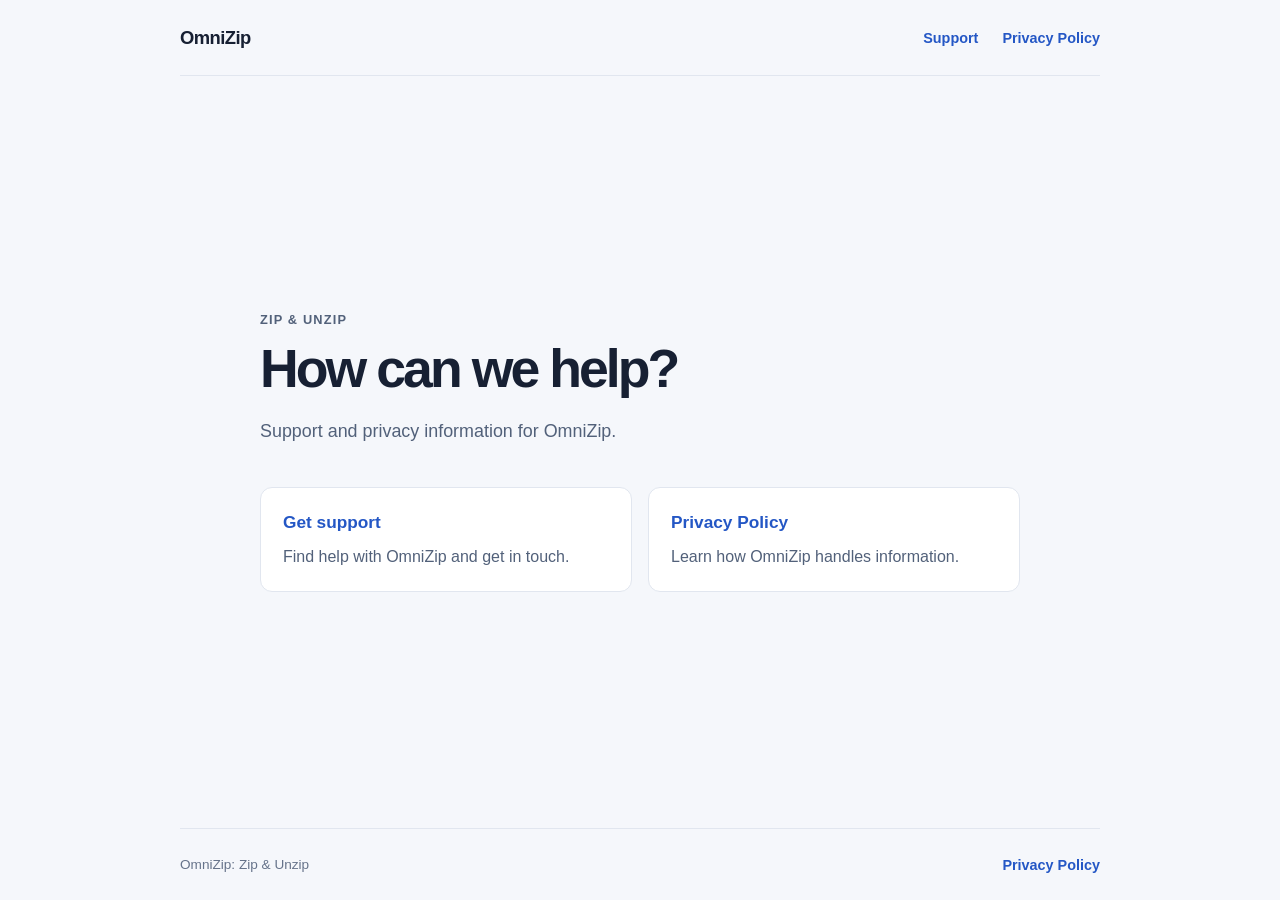
<file: index.html>
<!doctype html>
<html lang="en">
  <head>
    <meta charset="utf-8">
    <meta name="viewport" content="width=device-width, initial-scale=1">
    <meta name="description" content="Support and privacy information for OmniZip: Zip & Unzip.">
    <title>OmniZip | Support and Privacy</title>
    <link rel="stylesheet" href="style.css">
  </head>
  <body>
    <header class="site-header">
      <a class="brand" href="index.html">OmniZip</a>
      <nav aria-label="Main navigation">
        <a href="support.html">Support</a>
        <a href="privacy.html">Privacy Policy</a>
      </nav>
    </header>

    <main class="home">
      <p class="eyebrow">Zip &amp; Unzip</p>
      <h1>How can we help?</h1>
      <p class="intro">Support and privacy information for OmniZip.</p>
      <div class="page-links">
        <a class="page-link" href="support.html">
          <span class="page-link-title">Get support</span>
          <span>Find help with OmniZip and get in touch.</span>
        </a>
        <a class="page-link" href="privacy.html">
          <span class="page-link-title">Privacy Policy</span>
          <span>Learn how OmniZip handles information.</span>
        </a>
      </div>
    </main>

    <footer class="site-footer">
      <span>OmniZip: Zip &amp; Unzip</span>
      <a href="privacy.html">Privacy Policy</a>
    </footer>
  </body>
</html>
</file>
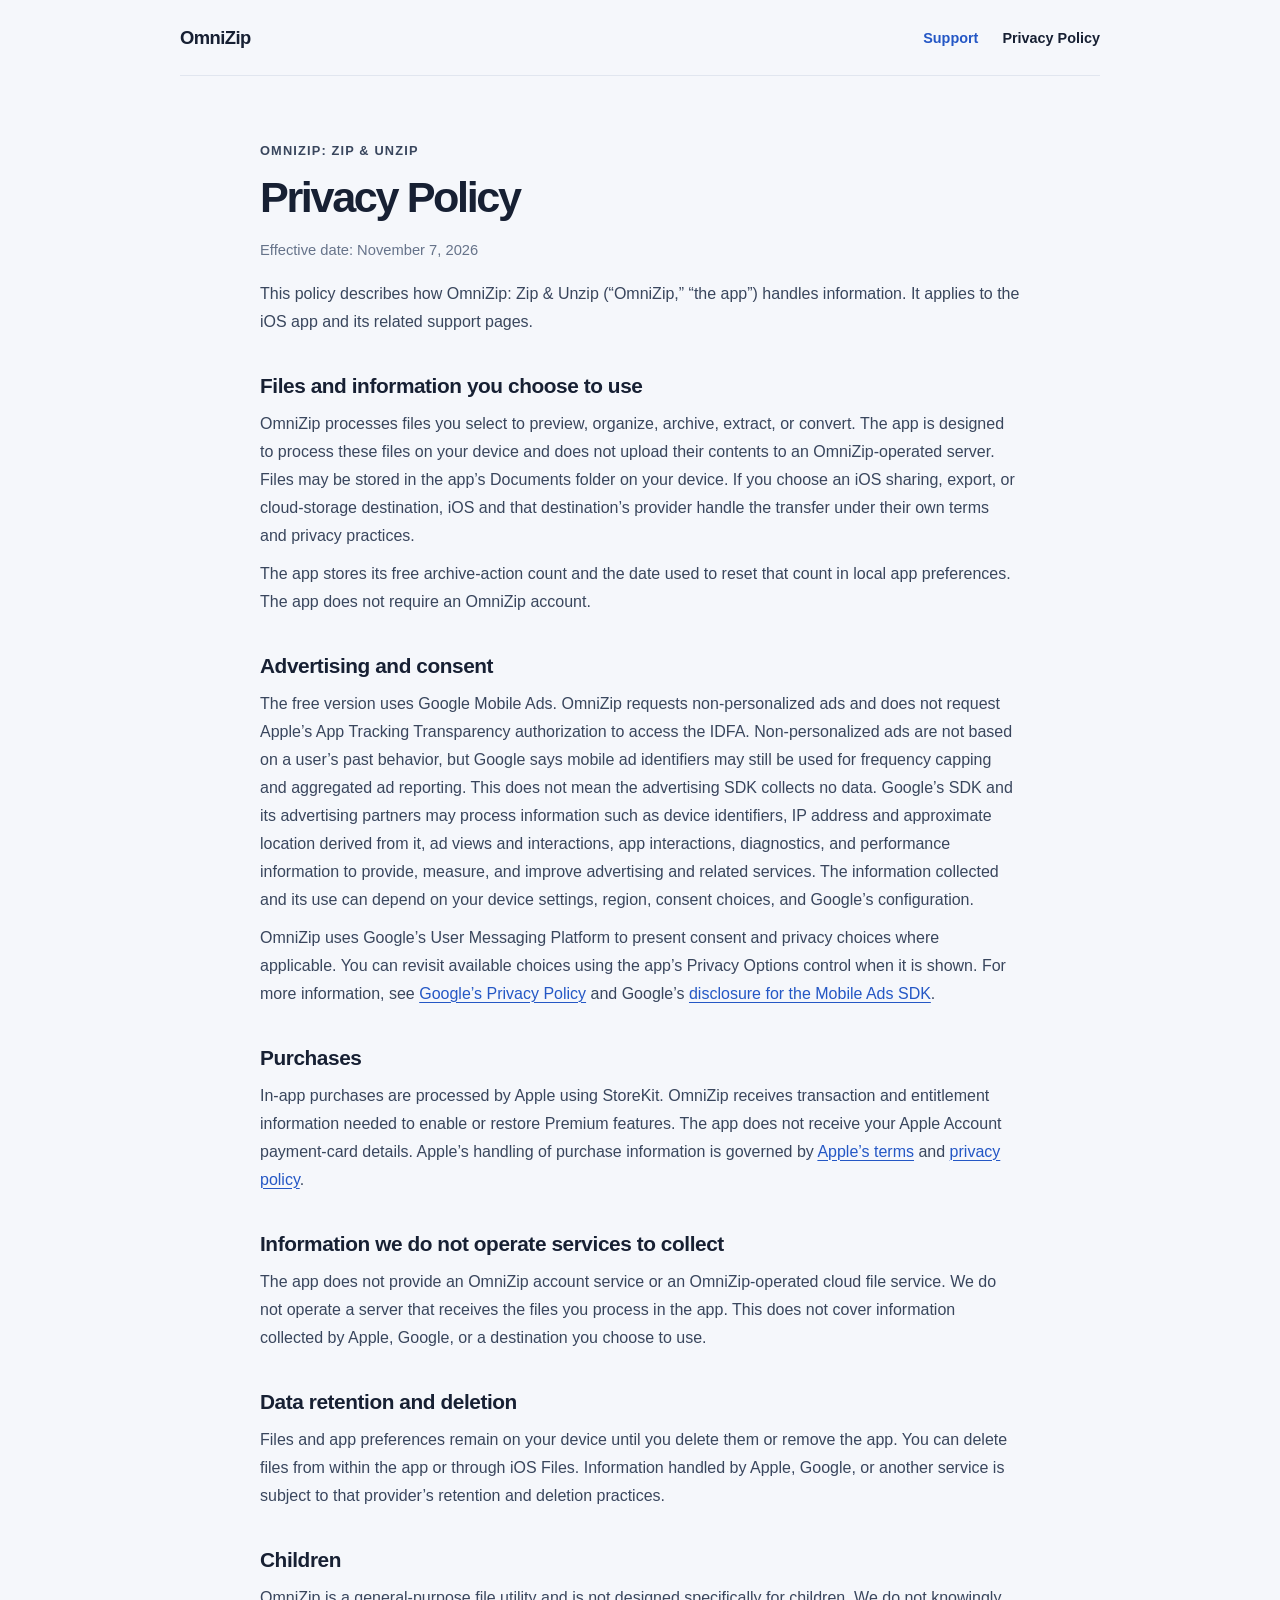
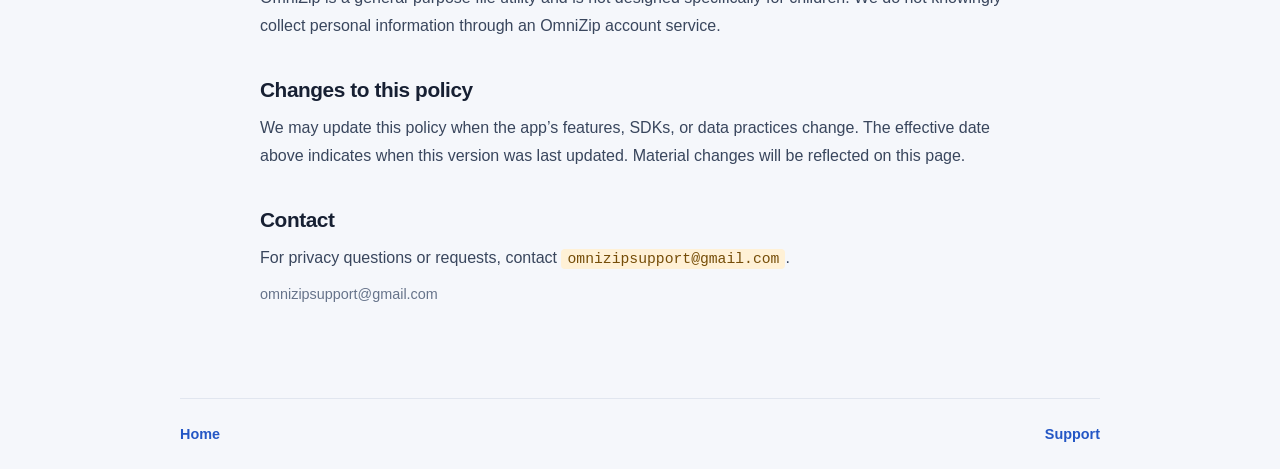
<file: privacy.html>
<!doctype html>
<html lang="en">
  <head>
    <meta charset="utf-8">
    <meta name="viewport" content="width=device-width, initial-scale=1">
    <meta name="description" content="Privacy Policy for OmniZip: Zip & Unzip.">
    <title>Privacy Policy | OmniZip</title>
    <link rel="stylesheet" href="style.css">
  </head>
  <body>
    <header class="site-header">
      <a class="brand" href="index.html">OmniZip</a>
      <nav aria-label="Main navigation">
        <a href="support.html">Support</a>
        <a href="privacy.html" aria-current="page">Privacy Policy</a>
      </nav>
    </header>

    <main class="content">
      <p class="eyebrow">OmniZip: Zip &amp; Unzip</p>
      <h1>Privacy Policy</h1>
      <p class="effective-date">Effective date: November 7, 2026</p>
      <p>This policy describes how OmniZip: Zip &amp; Unzip (“OmniZip,” “the app”) handles information. It applies to the iOS app and its related support pages.</p>

      <section>
        <h2>Files and information you choose to use</h2>
        <p>OmniZip processes files you select to preview, organize, archive, extract, or convert. The app is designed to process these files on your device and does not upload their contents to an OmniZip-operated server. Files may be stored in the app’s Documents folder on your device. If you choose an iOS sharing, export, or cloud-storage destination, iOS and that destination’s provider handle the transfer under their own terms and privacy practices.</p>
        <p>The app stores its free archive-action count and the date used to reset that count in local app preferences. The app does not require an OmniZip account.</p>
      </section>

      <section>
        <h2>Advertising and consent</h2>
        <p>The free version uses Google Mobile Ads. OmniZip requests non-personalized ads and does not request Apple’s App Tracking Transparency authorization to access the IDFA. Non-personalized ads are not based on a user’s past behavior, but Google says mobile ad identifiers may still be used for frequency capping and aggregated ad reporting. This does not mean the advertising SDK collects no data. Google’s SDK and its advertising partners may process information such as device identifiers, IP address and approximate location derived from it, ad views and interactions, app interactions, diagnostics, and performance information to provide, measure, and improve advertising and related services. The information collected and its use can depend on your device settings, region, consent choices, and Google’s configuration.</p>
        <p>OmniZip uses Google’s User Messaging Platform to present consent and privacy choices where applicable. You can revisit available choices using the app’s Privacy Options control when it is shown. For more information, see <a href="https://policies.google.com/privacy">Google’s Privacy Policy</a> and Google’s <a href="https://developers.google.com/admob/ios/privacy/disclosure">disclosure for the Mobile Ads SDK</a>.</p>
      </section>

      <section>
        <h2>Purchases</h2>
        <p>In-app purchases are processed by Apple using StoreKit. OmniZip receives transaction and entitlement information needed to enable or restore Premium features. The app does not receive your Apple Account payment-card details. Apple’s handling of purchase information is governed by <a href="https://www.apple.com/legal/internet-services/terms/site.html">Apple’s terms</a> and <a href="https://www.apple.com/legal/privacy/">privacy policy</a>.</p>
      </section>

      <section>
        <h2>Information we do not operate services to collect</h2>
        <p>The app does not provide an OmniZip account service or an OmniZip-operated cloud file service. We do not operate a server that receives the files you process in the app. This does not cover information collected by Apple, Google, or a destination you choose to use.</p>
      </section>

      <section>
        <h2>Data retention and deletion</h2>
        <p>Files and app preferences remain on your device until you delete them or remove the app. You can delete files from within the app or through iOS Files. Information handled by Apple, Google, or another service is subject to that provider’s retention and deletion practices.</p>
      </section>

      <section>
        <h2>Children</h2>
        <p>OmniZip is a general-purpose file utility and is not designed specifically for children. We do not knowingly collect personal information through an OmniZip account service.</p>
      </section>

      <section>
        <h2>Changes to this policy</h2>
        <p>We may update this policy when the app’s features, SDKs, or data practices change. The effective date above indicates when this version was last updated. Material changes will be reflected on this page.</p>
      </section>

      <section>
        <h2>Contact</h2>
        <p>For privacy questions or requests, contact <span class="placeholder">omnizipsupport@gmail.com</span>.</p>
        <p class="note">omnizipsupport@gmail.com</p>
      </section>
    </main>

    <footer class="site-footer">
      <a href="index.html">Home</a>
      <a href="support.html">Support</a>
    </footer>
  </body>
</html>
</file>
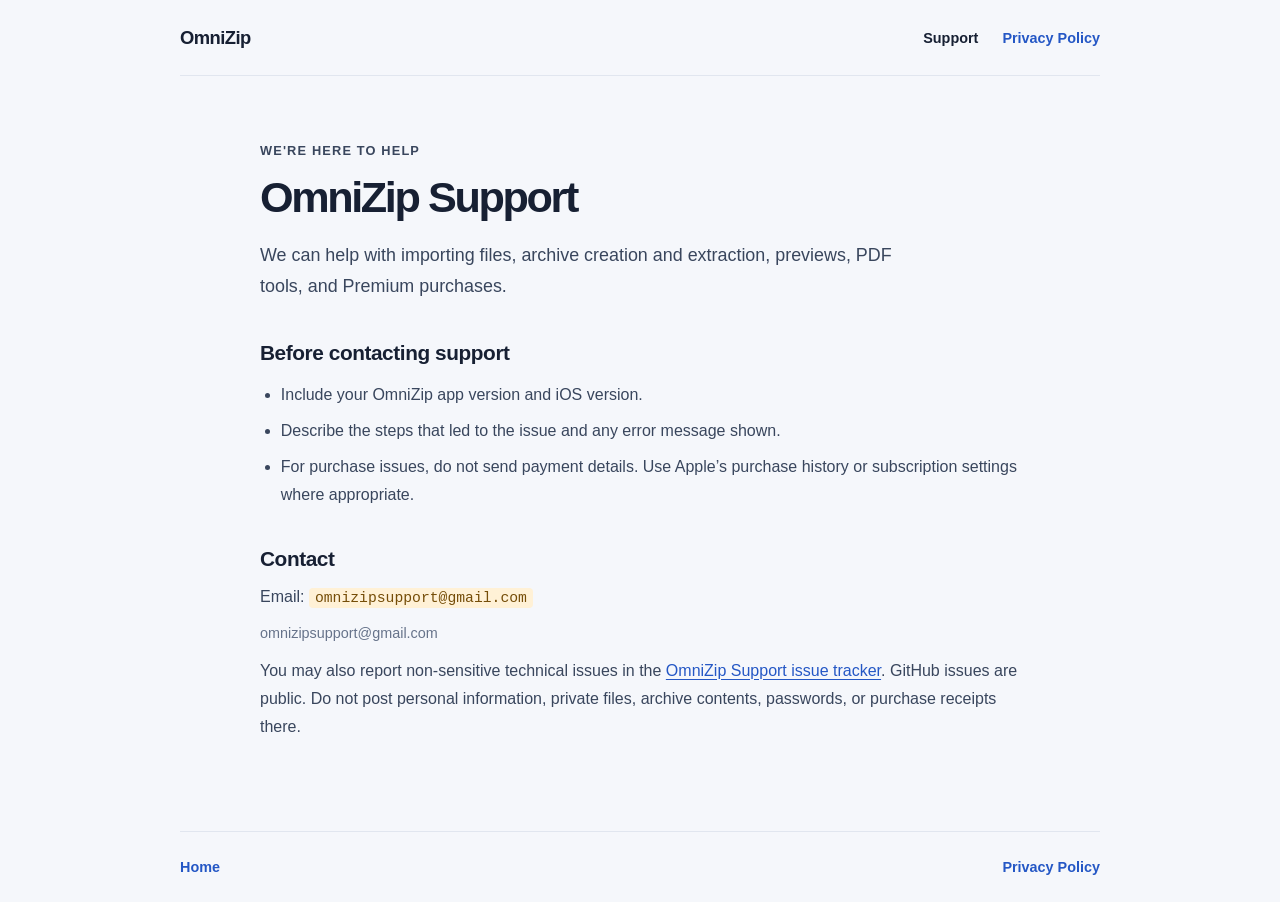
<file: support.html>
<!doctype html>
<html lang="en">
  <head>
    <meta charset="utf-8">
    <meta name="viewport" content="width=device-width, initial-scale=1">
    <meta name="description" content="Get help with OmniZip: Zip & Unzip.">
    <title>Support | OmniZip</title>
    <link rel="stylesheet" href="style.css">
  </head>
  <body>
    <header class="site-header">
      <a class="brand" href="index.html">OmniZip</a>
      <nav aria-label="Main navigation">
        <a href="support.html" aria-current="page">Support</a>
        <a href="privacy.html">Privacy Policy</a>
      </nav>
    </header>

    <main class="content">
      <p class="eyebrow">We're here to help</p>
      <h1>OmniZip Support</h1>
      <p class="intro">We can help with importing files, archive creation and extraction, previews, PDF tools, and Premium purchases.</p>

      <section>
        <h2>Before contacting support</h2>
        <ul>
          <li>Include your OmniZip app version and iOS version.</li>
          <li>Describe the steps that led to the issue and any error message shown.</li>
          <li>For purchase issues, do not send payment details. Use Apple’s purchase history or subscription settings where appropriate.</li>
        </ul>
      </section>

      <section>
        <h2>Contact</h2>
        <p>Email: <span class="placeholder">omnizipsupport@gmail.com</span></p>
        <p class="note">omnizipsupport@gmail.com</p>
        <p>You may also report non-sensitive technical issues in the <a href="https://github.com/pradeeprkm1/omnizip-support/issues">OmniZip Support issue tracker</a>. GitHub issues are public. Do not post personal information, private files, archive contents, passwords, or purchase receipts there.</p>
      </section>
    </main>

    <footer class="site-footer">
      <a href="index.html">Home</a>
      <a href="privacy.html">Privacy Policy</a>
    </footer>
  </body>
</html>
</file>
<file: style.css>
:root {
  color-scheme: light;
  font-family: -apple-system, BlinkMacSystemFont, "Segoe UI", sans-serif;
  color: #172033;
  background: #f5f7fb;
  font-synthesis: none;
  text-rendering: optimizeLegibility;
  -webkit-font-smoothing: antialiased;
  -moz-osx-font-smoothing: grayscale;
  font-optical-sizing: auto;
  font-weight: 400;
}

* {
  box-sizing: border-box;
}

body {
  min-width: 320px;
  min-height: 100vh;
  margin: 0;
  display: flex;
  flex-direction: column;
}

a {
  color: #2457c5;
  text-decoration-thickness: 1px;
  text-underline-offset: 3px;
}

a:hover {
  color: #173d91;
}

a:focus-visible {
  outline: 3px solid #82a9ff;
  outline-offset: 3px;
}

.site-header,
.site-footer {
  width: min(100% - 40px, 920px);
  margin-inline: auto;
  display: flex;
  align-items: center;
  justify-content: space-between;
}

.site-header {
  min-height: 76px;
  border-bottom: 1px solid #e1e6ef;
}

.brand {
  color: #172033;
  font-size: 1.15rem;
  font-weight: 750;
  letter-spacing: -0.03em;
  text-decoration: none;
}

nav,
.site-footer {
  display: flex;
  gap: 24px;
}

nav a,
.site-footer a {
  font-size: 0.9rem;
  font-weight: 550;
  text-decoration: none;
}

nav a[aria-current="page"] {
  color: #172033;
}

main {
  width: min(100% - 40px, 760px);
  margin: 0 auto;
}

.home {
  flex: 1;
  display: flex;
  flex-direction: column;
  justify-content: center;
  padding-block: 80px;
}

.content {
  flex: 1;
  padding-block: 64px 80px;
}

.eyebrow {
  margin: 0 0 12px;
  color: #52617a;
  font-size: 0.8rem;
  font-weight: 700;
  letter-spacing: 0.09em;
  text-transform: uppercase;
}

h1 {
  margin: 0;
  color: #172033;
  font-size: clamp(2.2rem, 6vw, 3.35rem);
  letter-spacing: -0.055em;
  line-height: 1.1;
}

.content h1 {
  font-size: clamp(2rem, 5vw, 2.7rem);
}

.intro {
  max-width: 650px;
  margin: 18px 0 0;
  color: #52617a;
  font-size: 1.12rem;
  line-height: 1.7;
}

.page-links {
  display: grid;
  grid-template-columns: repeat(2, minmax(0, 1fr));
  gap: 16px;
  margin-top: 40px;
}

.page-link {
  display: grid;
  gap: 9px;
  padding: 22px;
  border: 1px solid #e1e6ef;
  border-radius: 12px;
  background: #fff;
  color: #52617a;
  line-height: 1.5;
  text-decoration: none;
  transition: border-color 140ms ease, transform 140ms ease;
}

.page-link:hover {
  transform: translateY(-2px);
  border-color: #9ab5f4;
  color: #52617a;
}

.page-link-title {
  color: #2457c5;
  font-size: 1.08rem;
  font-weight: 700;
}

.content .effective-date {
  margin-top: 16px;
  color: #66738a;
  font-size: 0.92rem;
}

.content > p,
.content li {
  color: #39465d;
  line-height: 1.75;
}

.content section {
  margin-top: 38px;
}

.content h2 {
  margin: 0 0 12px;
  color: #172033;
  font-size: 1.3rem;
  letter-spacing: -0.02em;
}

.content section p {
  margin: 10px 0;
  color: #39465d;
  line-height: 1.75;
}

.content ul {
  padding-left: 1.3rem;
}

.content li + li {
  margin-top: 8px;
}

.placeholder {
  padding: 2px 6px;
  border-radius: 4px;
  background: #fff1d6;
  color: #754d08;
  font-family: ui-monospace, SFMono-Regular, Menlo, monospace;
  font-size: 0.92em;
}

.note {
  color: #66738a !important;
  font-size: 0.9rem;
}

.site-footer {
  min-height: 72px;
  border-top: 1px solid #e1e6ef;
  color: #66738a;
  font-size: 0.85rem;
}

@media (max-width: 560px) {
  .site-header,
  .site-footer {
    width: min(100% - 32px, 920px);
  }

  nav,
  .site-footer {
    gap: 14px;
  }

  nav a,
  .site-footer a {
    font-size: 0.82rem;
  }

  main {
    width: min(100% - 32px, 760px);
  }

  .home,
  .content {
    padding-block: 48px;
  }

  .page-links {
    grid-template-columns: 1fr;
    margin-top: 28px;
  }
}
</file>
